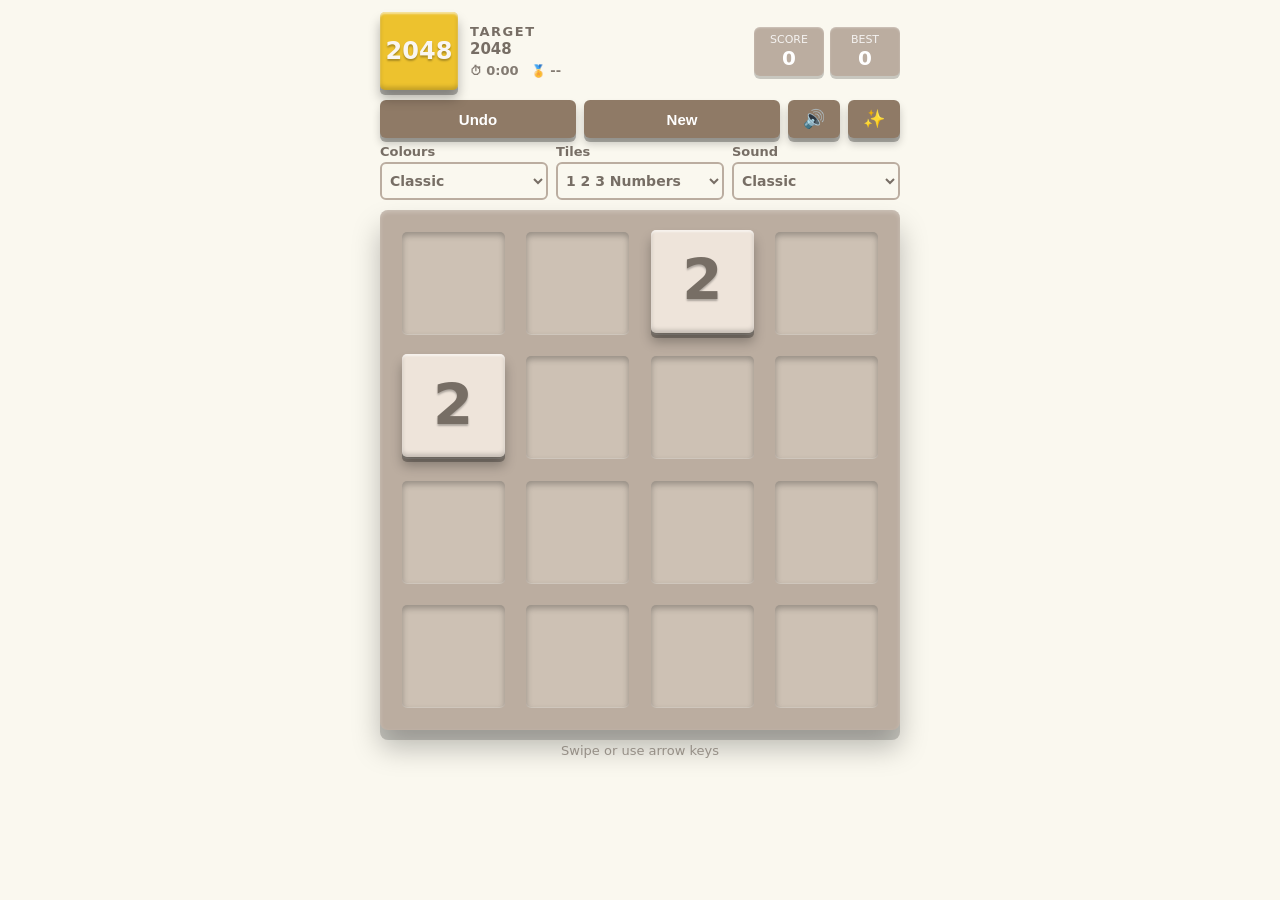
<file: 2048/www/index.html>
<!DOCTYPE html>
<html lang="en">
<head>
<meta charset="utf-8">
<meta name="viewport" content="width=device-width, initial-scale=1, maximum-scale=1, user-scalable=no">
<title>2048</title>
<link rel="stylesheet" href="style.css">
</head>
<body>
<main>
  <header>
    <div class="goal"><div id="goal" class="tile"></div><div class="gtxt"><b>TARGET</b><span id="gname"></span><small>⏱ <b id="timeNow">0:00</b> &nbsp; 🏅 <b id="timeBest">--</b></small></div></div>
    <div class="scores">
      <div class="box"><span>SCORE</span><b id="score">0</b></div>
      <div class="box"><span>BEST</span><b id="best">0</b></div>
    </div>
  </header>
  <div class="bar">
    <button id="undo">Undo</button>
    <button id="new">New</button>
    <button id="snd" aria-label="Sound">🔊</button>
    <button id="fx" aria-label="Sparkle effects">✨</button>
  </div>
  <div class="opts">
    <label>Colours <select id="theme"></select></label>
    <label>Tiles <select id="tileset"></select></label>
    <label>Sound <select id="sndpack"></select></label>
  </div>
  <div id="board" aria-label="Game board"></div>
  <div id="toast" role="status"></div>
  <div id="overlay" hidden><div><h2 id="msg"></h2><button id="again">Play again</button><button id="keep" hidden>Keep going</button></div></div>
  <p class="hint">Swipe or use arrow keys</p>
</main>
<script src="lib/three.min.js"></script>
<script src="core3d.js"></script>
<script src="specs3d.js"></script>
<script src="models3d.js"></script>
<script src="photos_orig.js"></script>
<script src="photos_food.js"></script>
<script src="photos_animals.js"></script>
<script src="logic.js"></script>
<script src="game.js"></script>
</body>
</html>
</file>
<file: 2048/www/style.css>
:root{--gap:2.4vmin;--size:min(92vw,520px);
--bg:#faf8ef;--fg:#776e65;--board:#bbada0;--cell:rgba(238,228,218,.35);--box:#bbada0;--btn:#8f7a66}
*{box-sizing:border-box;-webkit-tap-highlight-color:transparent}
html,body{margin:0;height:100%;background:var(--bg);color:var(--fg);font-family:system-ui,Arial,sans-serif;overscroll-behavior:none;user-select:none;transition:background .3s}
#board{touch-action:none}
main{width:var(--size);margin:0 auto;padding:max(12px,env(safe-area-inset-top)) 0 12px}
header{display:flex;justify-content:space-between;align-items:center}
h1{font-size:clamp(44px,13vw,72px);margin:0}
.scores{display:flex;gap:6px}
.box{background:var(--box);color:#fff;border-radius:6px;padding:6px 14px;text-align:center;min-width:70px}
.box span{display:block;font-size:11px;opacity:.85}
.box b{font-size:20px}
.bar{display:flex;gap:8px;margin:10px 0 6px}
.bar button{flex:1}
.bar #snd{flex:0 0 52px;font-size:18px;padding:8px 0}
.opts{display:flex;gap:10px;margin-bottom:10px;font-size:13px}
.opts label{flex:1;display:flex;flex-direction:column;gap:3px;font-weight:600}
select{font:inherit;font-size:15px;padding:8px;border-radius:6px;border:2px solid var(--box);background:var(--bg);color:var(--fg)}
button{background:var(--btn);color:#fff;border:0;border-radius:6px;padding:10px 16px;font-size:15px;font-weight:bold;cursor:pointer}
button:active{filter:brightness(.88)}
#board{position:relative;width:var(--size);height:var(--size);background:var(--board);border-radius:8px}
.cell,.tile{position:absolute;width:calc((100% - 5*var(--gap))/4);height:calc((100% - 5*var(--gap))/4);border-radius:5px}
.cell{background:var(--cell)}
.tile{display:flex;align-items:center;justify-content:center;font-weight:bold;font-size:calc(var(--size)/9);line-height:1}
.tile.emoji{font-size:calc(var(--size)/7)}
.tile.sm{font-size:calc(var(--size)/11)}
.tile.xs{font-size:calc(var(--size)/14)}
.tile.new{animation:pop .15s}
.tile.merge{animation:bump .18s}
@keyframes pop{from{transform:scale(0)}to{transform:scale(1)}}
@keyframes bump{50%{transform:scale(1.18)}}
#overlay{position:fixed;inset:0;background:color-mix(in srgb,var(--bg) 85%,transparent);display:flex;align-items:center;justify-content:center;text-align:center}
#overlay[hidden]{display:none}
#overlay h2{font-size:40px;margin:0 0 16px}
#overlay button{margin:4px}
.hint{text-align:center;font-size:13px;opacity:.7}
@media (prefers-reduced-motion:reduce){.tile.new,.tile.merge{animation:none}}
.tile svg{width:92%;height:auto;overflow:visible}
/* 3D look */
#board{box-shadow:0 10px 0 rgba(0,0,0,.18),0 18px 28px rgba(0,0,0,.25),inset 0 2px 4px rgba(255,255,255,.25)}
.cell{box-shadow:inset 0 3px 6px rgba(0,0,0,.28),inset 0 -1px 0 rgba(255,255,255,.2)}
.tile{background-image:linear-gradient(160deg,rgba(255,255,255,.38) 0%,rgba(255,255,255,0) 45%,rgba(0,0,0,.22) 100%);
box-shadow:0 5px 0 rgba(0,0,0,.28),0 9px 12px rgba(0,0,0,.28),inset 0 2px 2px rgba(255,255,255,.55),inset 0 -3px 4px rgba(0,0,0,.18);
text-shadow:0 2px 2px rgba(0,0,0,.28);transform:translateY(-2px)}
.tile.emoji{text-shadow:0 4px 5px rgba(0,0,0,.35)}

button{box-shadow:0 4px 0 rgba(0,0,0,.28),0 6px 8px rgba(0,0,0,.2);transition:transform .08s,box-shadow .08s}
button:active{transform:translateY(3px);box-shadow:0 1px 0 rgba(0,0,0,.28)}
.box{box-shadow:0 3px 0 rgba(0,0,0,.2),inset 0 1px 2px rgba(255,255,255,.3)}
h1{text-shadow:0 2px 0 rgba(255,255,255,.4),0 5px 0 rgba(0,0,0,.15),0 8px 10px rgba(0,0,0,.2)}
@keyframes pop{from{transform:translateY(-2px) scale(0)}to{transform:translateY(-2px) scale(1)}}
@keyframes bump{50%{transform:translateY(-2px) scale(1.18)}}
.tile img{width:96%;height:auto;filter:drop-shadow(0 4px 3px rgba(0,0,0,.25));pointer-events:none}

.goal{display:flex;align-items:center;gap:12px}
.goal .tile{position:relative;flex:0 0 auto;width:78px;height:78px;transform:none;font-size:24px;overflow:hidden}
.goal .tile.emoji{font-size:42px}
.goal .tile img{width:94%}
.gtxt{display:flex;flex-direction:column;line-height:1.2}
.gtxt b{font-size:13px;letter-spacing:.12em}
.gtxt span{font-size:15px;font-weight:700}

.tile.photoTile{overflow:hidden;background:#1a1a20!important;box-shadow:0 5px 0 rgba(0,0,0,.28),0 9px 12px rgba(0,0,0,.28),inset 0 0 0 3px var(--ring)}
.tile.photoTile img{width:100%;height:100%;object-fit:cover;filter:none;padding:0;border-radius:0;transform:scale(1.04);
mix-blend-mode:normal;-webkit-mask-image:none;mask-image:none;pointer-events:none}
.tile.photoTile::after{content:"";position:absolute;inset:0;border-radius:inherit;pointer-events:none;box-shadow:inset 0 0 0 3px var(--ring);background:linear-gradient(160deg,rgba(255,255,255,.14),rgba(255,255,255,0) 40%)}
.opts{gap:8px}.opts select{font-size:14px;padding:8px 4px;min-width:0;width:100%}

.tile.photoOrig{background:#f4f4f6!important;overflow:hidden;box-shadow:0 5px 0 rgba(0,0,0,.28),0 9px 12px rgba(0,0,0,.28),inset 0 0 0 3px var(--ring)}
.tile.photoOrig img{width:100%;height:auto;object-fit:contain;transform:none;margin:0}

#toast{position:fixed;left:50%;top:max(14px,env(safe-area-inset-top));transform:translate(-50%,-30px);background:#3c3a32;color:#fff;font-weight:800;font-size:20px;padding:10px 22px;border-radius:30px;opacity:0;pointer-events:none;z-index:50;box-shadow:0 6px 18px rgba(0,0,0,.3)}
#toast.show{animation:toast 2.2s ease forwards}
@keyframes toast{0%{opacity:0;transform:translate(-50%,-30px) scale(.8)}12%{opacity:1;transform:translate(-50%,0) scale(1.08)}20%{transform:translate(-50%,0) scale(1)}85%{opacity:1;transform:translate(-50%,0)}100%{opacity:0;transform:translate(-50%,-20px)}}

.gtxt small{font-size:12px;letter-spacing:0;font-weight:600;margin-top:5px;opacity:.9;white-space:nowrap}
.gtxt small b{font-size:13px;letter-spacing:0;font-variant-numeric:tabular-nums}
#overlay h2{font-size:30px;padding:0 12px}

.tile.foodTile{overflow:hidden}
.tile.foodTile img{width:100%;height:100%;object-fit:contain;filter:drop-shadow(0 2px 3px rgba(0,0,0,.35));pointer-events:none;transform:scale(1.06)}

/* ---- shine & sparkle ---- */
.bar #fx{flex:0 0 52px;font-size:18px;padding:8px 0}
.tile{overflow:hidden}
.tile::before{content:"";position:absolute;top:-25%;left:-70%;width:42%;height:150%;z-index:4;pointer-events:none;
 background:linear-gradient(100deg,rgba(255,255,255,0),rgba(255,255,255,.62) 50%,rgba(255,255,255,0));
 transform:skewX(-18deg);animation:sweep 3.8s ease-in-out infinite;animation-delay:var(--d,0s)}
@keyframes sweep{0%,68%{left:-70%}100%{left:135%}}
.tile.glow{animation:glow 2.4s ease-in-out infinite}
.tile.glow.new{animation:pop .15s,glow 2.4s ease-in-out .15s infinite}
.tile.glow.merge{animation:bump .18s,glow 2.4s ease-in-out .18s infinite}
@keyframes glow{0%,100%{filter:drop-shadow(0 0 0 rgba(255,214,90,0))}50%{filter:drop-shadow(0 0 9px rgba(255,214,90,.95))}}
.tile.legend{animation:legend 1.8s linear infinite}
@keyframes legend{0%{filter:drop-shadow(0 0 10px #ff5a5a)}25%{filter:drop-shadow(0 0 12px #ffd23a)}50%{filter:drop-shadow(0 0 10px #5aff8a)}75%{filter:drop-shadow(0 0 12px #5ab4ff)}100%{filter:drop-shadow(0 0 10px #ff5a5a)}}
.burst{position:absolute;width:calc((100% - 5*var(--gap))/4);height:calc((100% - 5*var(--gap))/4);pointer-events:none;z-index:6}
.burst i{position:absolute;left:50%;top:50%;width:9px;height:9px;margin:-4px 0 0 -4px;
 clip-path:polygon(50% 0,62% 38%,100% 50%,62% 62%,50% 100%,38% 62%,0 50%,38% 38%);opacity:0;animation:fly .7s ease-out forwards}
@keyframes fly{0%{opacity:1;transform:translate(0,0) scale(.3)}25%{opacity:1}100%{opacity:0;transform:translate(var(--x),var(--y)) scale(calc(var(--s) * 1.8)) rotate(120deg)}}
.nofx .tile::before,.nofx .burst{display:none}
.nofx .tile.glow,.nofx .tile.legend{animation:none;filter:none}
@media (prefers-reduced-motion:reduce){.tile::before,.tile.glow,.tile.legend{animation:none}.burst{display:none}}
</file>
